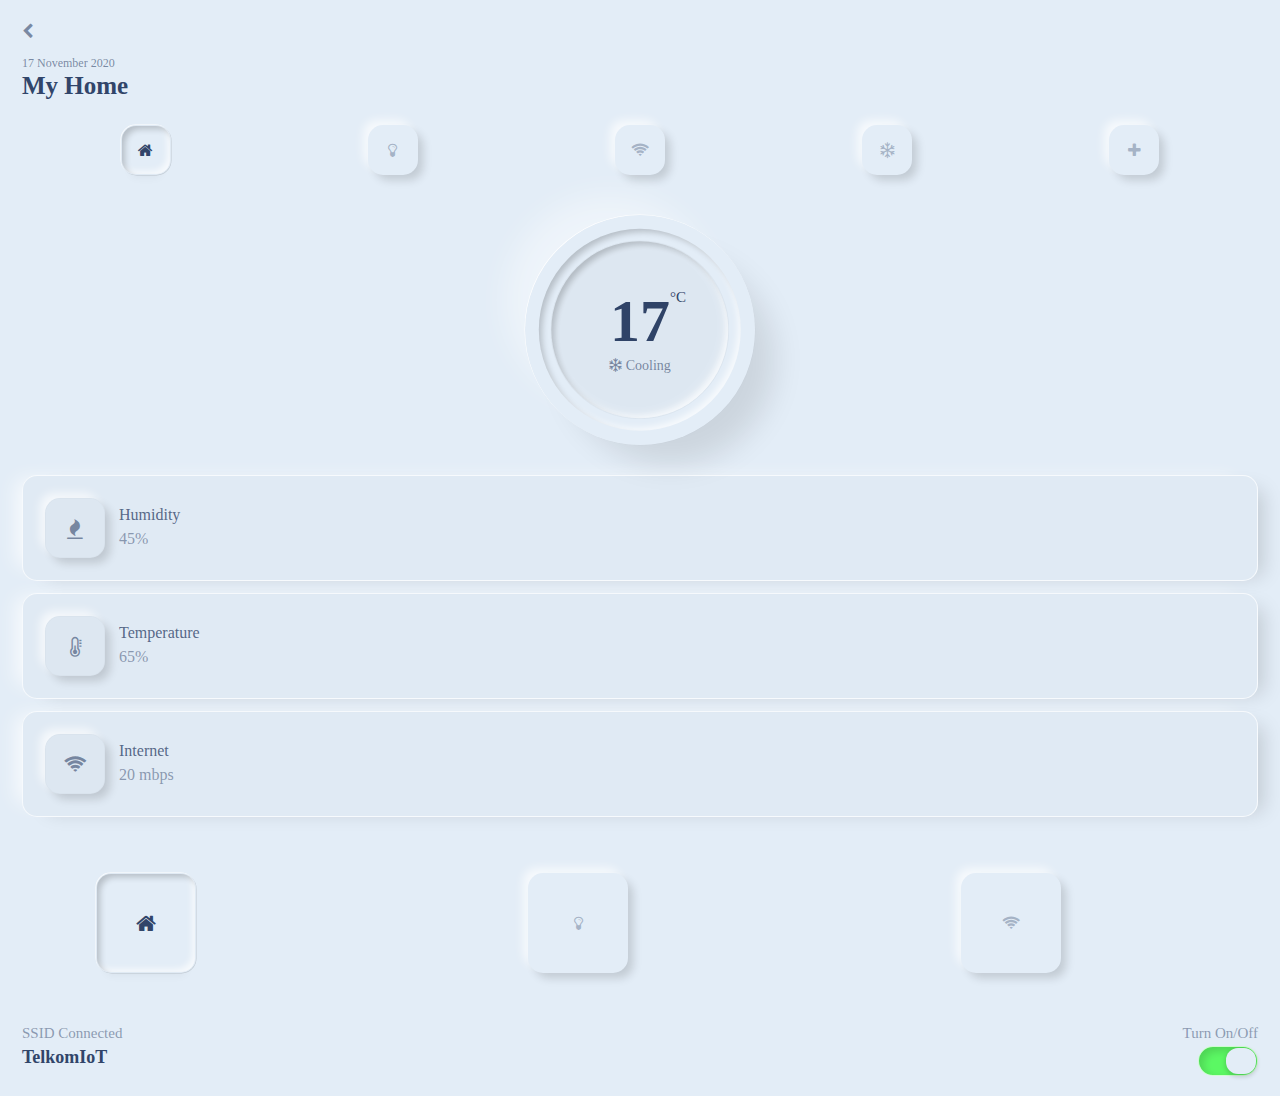
<file: index.html>
<!DOCTYPE html>
<html>
    <head>
        <meta charset="utf-8">
        <meta name="viewport" content="initial-scale=1, maximum-scale=1, user-scalable=no, width=device-width">
        <title>UI Design - Smart Home App</title>
        <link href="css/font-awesome.min.css" rel="stylesheet" type="text/css"/>
        <link href="css/bootstrap.min.css" rel="stylesheet" type="text/css"/>
        <link href="css/custom.css" rel="stylesheet" type="text/css"/>
    </head>
    <body>
        
        <div class="container-fluid">
            
            <div id="sha_app" class="row">

                <!-- Start Section Header Bar -->
                <section id="sha_header_bar" class="col-12">
                    <div class="row">
                        <div class="col-12">
                            <i class="fa fa-chevron-left"></i>
                        </div>
                        <div class="col-12">
                            <span class="sub-heading">17 November 2020</span>
                            <span class="heading">My Home</span>
                        </div>
                    </div>
                </section>
                <!-- End Section Header Bar -->

                <!-- Start Section Button List -->
                <section id="sha_button_list" class="col-12">
                    <div class="row">
                        <div class="col-12">
                            <ul>
                            <a href="/smartapp-neo/index.html">
                                <li class="on">
                                    <span>
                                        <i class="fa fa-home"></i>
                                    </span>
                                </li>
                            </a>
                            <a href="/smartapp-neo/bulb.html">
                                <li class="off">
                                    <span>
                                        <i class="fa fa-lightbulb-o"></i>
                                    </span>
                                </li>
                            </a>
                            <a href="/smartapp-neo/wifi.html">
                                <li  class="off">
                                    <span>
                                        <i class="fa fa-wifi"></i>
                                    </span>
                                </li>
                            </a>
                            <a href="/smartapp-neo/air.html">
                                <li class="off">
                                    <span>
                                        <i class="fa fa-snowflake-o"></i>
                                    </span>
                                </li>
                            </a>
                            <a href="#">
                                <li class="off">
                                    <span>
                                        <i class="fa fa-plus"></i>
                                    </span>
                                </li>
                            </a>
                            </ul>
                        </div>
                    </div>
                </section>
                <!-- End Section Button List -->
                
                <!-- Start Section Body 1 -->
                <section id="sha_temp_body" class="col-12">
                    <div class="row">
                        <div class="col-12">
                            <span class="sha_temp">
                                <span>
                                    <span class="temp-data">
                                        17 <sup>&deg;C</sup>
                                    </span>
                                    <span class="temp-info">
                                        <i class="fa fa-snowflake-o"></i> Cooling
                                    </span>
                                </span>
                            </span>
                        </div>
                    </div>
                </section>
                <!-- End Section Body 1 -->

                <!-- Start Section Body 2 -->
                <section id="sha_temp_meta" class="col-12">
                    <div class="row">
                        <div class="col-12 sha_tile">
                            <div>
                                <span class="tile_icon">
                                    <i class="fa fa-fire"></i>
                                </span>
                                <span class="tile_info">
                                    Humidity
                                    <span>45%</span>
                                </span>
                            </div>
                        </div>
                        <div class="col-12 sha_tile">
                            <div>
                                <span class="tile_icon">
                                    <i class="fa fa-thermometer-half"></i>
                                </span>
                                <span class="tile_info">
                                    Temperature
                                    <span>65%</span>
                                </span>
                            </div>
                        </div>
                        <div class="col-12 sha_tile">
                            <div>
                                <span class="tile_icon">
                                    <i class="fa fa-wifi"></i>
                                </span>
                                <span class="tile_info">
                                    Internet
                                    <span>20 mbps</span>
                                </span>
                            </div>
                        </div>
                        
                    </div>
                </section>
                <!-- End Section Body 2 -->
                <div style="white-space: pre"> </div>
                <div style="white-space: pre">&nbsp;</div>

                               <!-- Start Section BIG Button List -->
                <section id="sha_button_list2" class="col-12">
                    <div class="row">
                        <div class="col-12">
                            <ul>
                                <li class="on">
                                    <span>
                                        <i class="fa fa-home fa-lg"></i>
                                    </span>
                                </li>
                                <li class="off">
                                    <span>
                                        <i class="fa fa-lightbulb-o"></i>
                                    </span>
                                </li>
                                <li  class="off">
                                    <span>
                                        <i class="fa fa-wifi"></i>
                                    </span>
                                </li>
                                <!-- <li class="off">
                                    <span>
                                        <i class="fa fa-snowflake-o"></i>
                                    </span>
                                </li>
                                <li class="off">
                                    <span>
                                        <i class="fa fa-plus"></i>
                                    </span>
                                </li> -->
                            </ul>
                        </div>
                    </div>
                </section>
                <!-- End Section BIG Button List -->
                <div style="white-space: pre"> </div>
                <div style="white-space: pre">&nbsp;</div>
                
                <!-- Start Section Footer -->
                <section id="sha_footer" class="col-12">
                    <div class="row">
                        <div class="col-8">
                            <div>
                                <span class="footer_title">
                                    SSID Connected
                                </span>
                                <span class="footer_data">
                                    <b>TelkomIoT</b> 
                                <!-- <span class="unit">&deg;C</span> -->
                                </span>
                            </div>
                        </div>
                        <div class="col-4">
                            <div>
                                <span class="footer_title text-right">
                                    Turn On/Off
                                </span>
                                <span class="footer_data">
                                    <span class="sha_switch pull-right"></span>
                                </span>
                            </div>
                        </div>
                    </div>
                </section>
                <!-- End Section Footer -->
            </div>

        </div>
        










        
        <script src="js/custom.js" type="text/javascript"></script>
    </body>
</html>
</file>
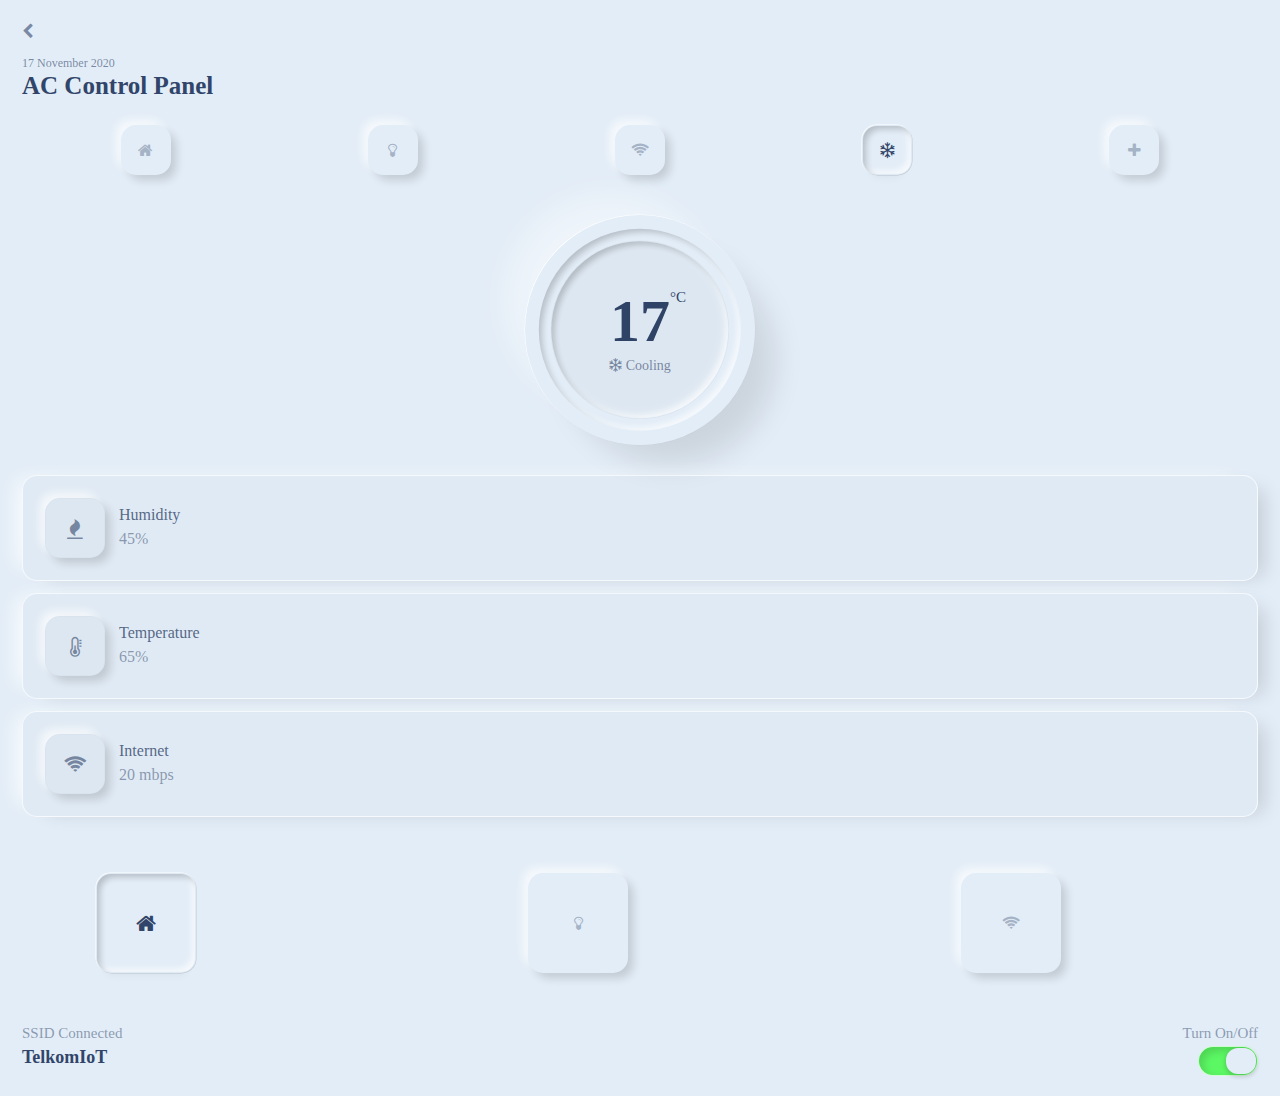
<file: air.html>
<!DOCTYPE html>
<html>
    <head>
        <meta charset="utf-8">
        <meta name="viewport" content="initial-scale=1, maximum-scale=1, user-scalable=no, width=device-width">
        <title>UI Design - Smart Home App</title>
        <link href="css/font-awesome.min.css" rel="stylesheet" type="text/css"/>
        <link href="css/bootstrap.min.css" rel="stylesheet" type="text/css"/>
        <link href="css/custom.css" rel="stylesheet" type="text/css"/>
    </head>
    <body>
        
        <div class="container-fluid">
            
            <div id="sha_app" class="row">

                <!-- Start Section Header Bar -->
                <section id="sha_header_bar" class="col-12">
                    <div class="row">
                        <div class="col-12">
                            <i class="fa fa-chevron-left"></i>
                        </div>
                        <div class="col-12">
                            <span class="sub-heading">17 November 2020</span>
                            <span class="heading">AC Control Panel</span>
                        </div>
                    </div>
                </section>
                <!-- End Section Header Bar -->

                <!-- Start Section Button List -->
                <section id="sha_button_list" class="col-12">
                    <div class="row">
                        <div class="col-12">
                            <ul>
                            <a href="/smartapp-neo/index.html">
                                <li class="off">
                                    <span>
                                        <i class="fa fa-home"></i>
                                    </span>
                                </li>
                            </a>
                            <a href="/smartapp-neo/bulb.html">
                                <li class="off">
                                    <span>
                                        <i class="fa fa-lightbulb-o"></i>
                                    </span>
                                </li>
                            </a>
                            <a href="/smartapp-neo/wifi.html">
                                <li  class="off">
                                    <span>
                                        <i class="fa fa-wifi"></i>
                                    </span>
                                </li>
                            </a>
                            <a href="/smartapp-neo/air.html">
                                <li class="on">
                                    <span>
                                        <i class="fa fa-snowflake-o"></i>
                                    </span>
                                </li>
                            </a>
                            <a href="#">
                                <li class="off">
                                    <span>
                                        <i class="fa fa-plus"></i>
                                    </span>
                                </li>
                            </a>
                            </ul>
                        </div>
                    </div>
                </section>
                <!-- End Section Button List -->
                
                <!-- Start Section Body 1 -->
                <section id="sha_temp_body" class="col-12">
                    <div class="row">
                        <div class="col-12">
                            <span class="sha_temp">
                                <span>
                                    <span class="temp-data">
                                        17 <sup>&deg;C</sup>
                                    </span>
                                    <span class="temp-info">
                                        <i class="fa fa-snowflake-o"></i> Cooling
                                    </span>
                                </span>
                            </span>
                        </div>
                    </div>
                </section>
                <!-- End Section Body 1 -->

                <!-- Start Section Body 2 -->
                <section id="sha_temp_meta" class="col-12">
                    <div class="row">
                        <div class="col-12 sha_tile">
                            <div>
                                <span class="tile_icon">
                                    <i class="fa fa-fire"></i>
                                </span>
                                <span class="tile_info">
                                    Humidity
                                    <span>45%</span>
                                </span>
                            </div>
                        </div>
                        <div class="col-12 sha_tile">
                            <div>
                                <span class="tile_icon">
                                    <i class="fa fa-thermometer-half"></i>
                                </span>
                                <span class="tile_info">
                                    Temperature
                                    <span>65%</span>
                                </span>
                            </div>
                        </div>
                        <div class="col-12 sha_tile">
                            <div>
                                <span class="tile_icon">
                                    <i class="fa fa-wifi"></i>
                                </span>
                                <span class="tile_info">
                                    Internet
                                    <span>20 mbps</span>
                                </span>
                            </div>
                        </div>
                        
                    </div>
                </section>
                <!-- End Section Body 2 -->
                <div style="white-space: pre"> </div>
                <div style="white-space: pre">&nbsp;</div>

                               <!-- Start Section BIG Button List -->
                <section id="sha_button_list2" class="col-12">
                    <div class="row">
                        <div class="col-12">
                            <ul>
                                <li class="on">
                                    <span>
                                        <i class="fa fa-home fa-lg"></i>
                                    </span>
                                </li>
                                <li class="off">
                                    <span>
                                        <i class="fa fa-lightbulb-o"></i>
                                    </span>
                                </li>
                                <li  class="off">
                                    <span>
                                        <i class="fa fa-wifi"></i>
                                    </span>
                                </li>
                                <!-- <li class="off">
                                    <span>
                                        <i class="fa fa-snowflake-o"></i>
                                    </span>
                                </li>
                                <li class="off">
                                    <span>
                                        <i class="fa fa-plus"></i>
                                    </span>
                                </li> -->
                            </ul>
                        </div>
                    </div>
                </section>
                <!-- End Section BIG Button List -->
                <div style="white-space: pre"> </div>
                <div style="white-space: pre">&nbsp;</div>
                
                <!-- Start Section Footer -->
                <section id="sha_footer" class="col-12">
                    <div class="row">
                        <div class="col-8">
                            <div>
                                <span class="footer_title">
                                    SSID Connected
                                </span>
                                <span class="footer_data">
                                    <b>TelkomIoT</b> 
                                <!-- <span class="unit">&deg;C</span> -->
                                </span>
                            </div>
                        </div>
                        <div class="col-4">
                            <div>
                                <span class="footer_title text-right">
                                    Turn On/Off
                                </span>
                                <span class="footer_data">
                                    <span class="sha_switch pull-right"></span>
                                </span>
                            </div>
                        </div>
                    </div>
                </section>
                <!-- End Section Footer -->
            </div>

        </div>
        










        
        <script src="js/custom.js" type="text/javascript"></script>
    </body>
</html>
</file>
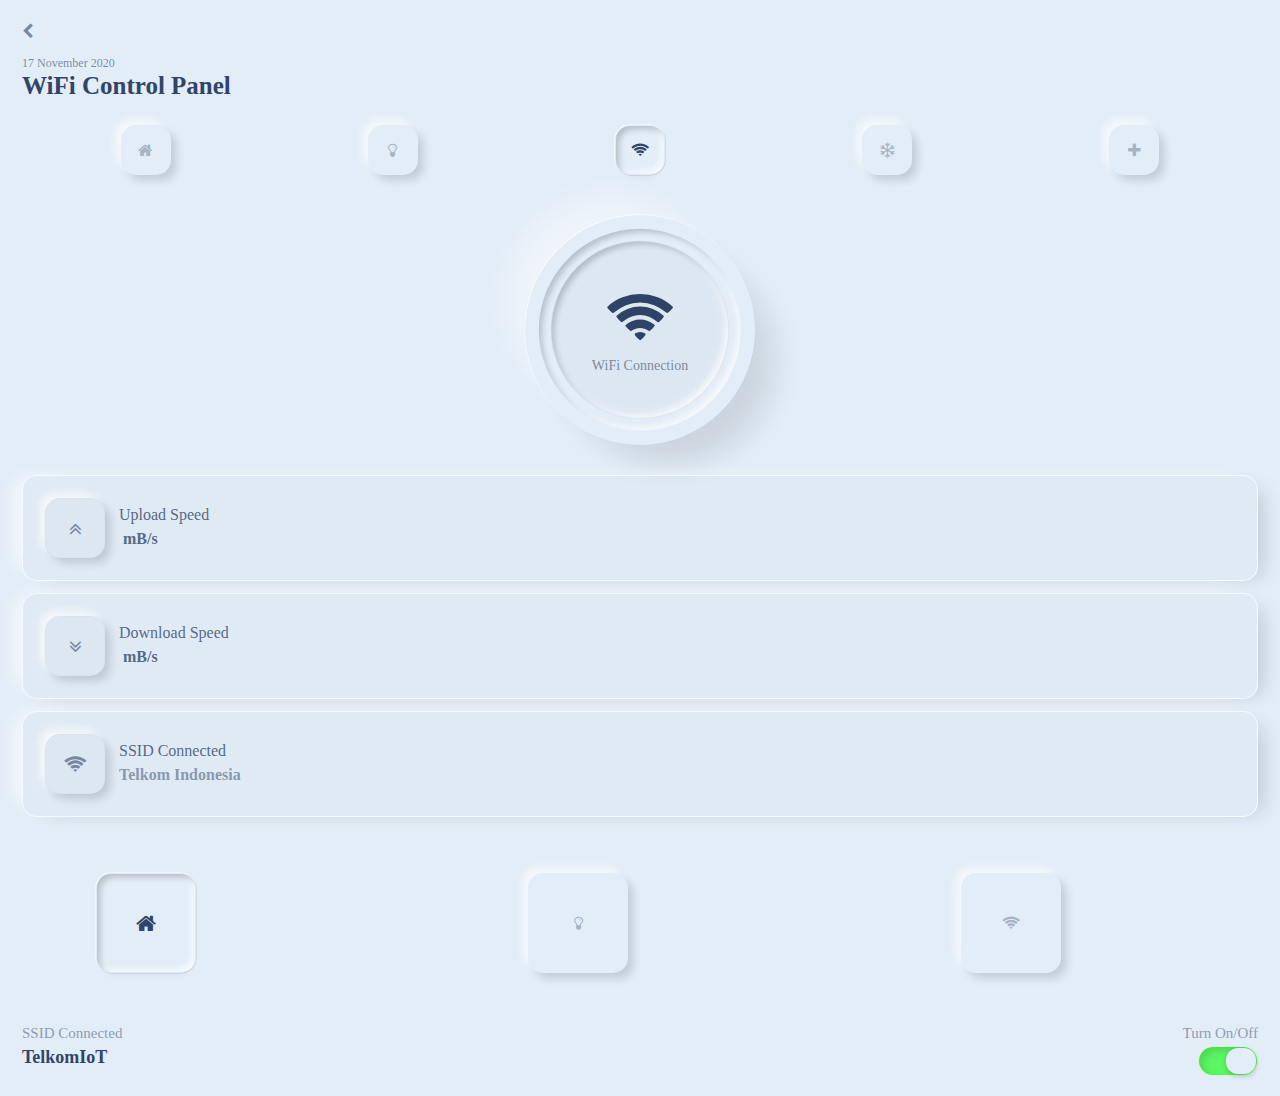
<file: wifi.html>
<!DOCTYPE html>
<html>
    <head>
        <meta charset="utf-8">
        <meta name="viewport" content="initial-scale=1, maximum-scale=1, user-scalable=no, width=device-width">
        <title>UI Design - Smart Home App</title>
        <link href="css/font-awesome.min.css" rel="stylesheet" type="text/css"/>
        <link href="css/bootstrap.min.css" rel="stylesheet" type="text/css"/>
        <link href="css/custom.css" rel="stylesheet" type="text/css"/>
        <script type="text/javascript"
    src="http://code.jquery.com/jquery-1.10.1.min.js"></script>


    <script>
        $(document).ready(
                function() {
                    setInterval(function() {
                        var randomnumber = Math.floor(Math.random() * (3000 - 300) + 200) / 100;
                        $('#show').text(
                                ''
                                        + randomnumber);
                    }, 1000);
                });
    </script>

<script>
    $(document).ready(
            function() {
                setInterval(function() {
                    var randomnumber2 = Math.floor(Math.random() * (3000 - 300) + 200) / 100;
                    $('#show2').text(
                            ''
                                    + randomnumber2);
                }, 1000);
            });
</script>

    </head>
    <body>
        
        <div class="container-fluid">
            
            <div id="sha_app" class="row">

                <!-- Start Section Header Bar -->
                <section id="sha_header_bar" class="col-12">
                    <div class="row">
                        <div class="col-12">
                            <i class="fa fa-chevron-left"></i>
                        </div>
                        <div class="col-12">
                            <span class="sub-heading">17 November 2020</span>
                            <span class="heading">WiFi Control Panel</span>
                        </div>
                    </div>
                </section>
                <!-- End Section Header Bar -->

                <!-- Start Section Button List -->
                <section id="sha_button_list" class="col-12">
                    <div class="row">
                        <div class="col-12">
                            <ul>
                            <a href="/smartapp-neo/index.html">
                                <li class="off">
                                    <span>
                                        <i class="fa fa-home"></i>
                                    </span>
                                </li>
                            </a>
                            <a href="/smartapp-neo/bulb.html">
                                <li class="off">
                                    <span>
                                        <i class="fa fa-lightbulb-o"></i>
                                    </span>
                                </li>
                            </a>
                            <a href="/smartapp-neo/wifi.html">
                                <li  class="on">
                                    <span>
                                        <i class="fa fa-wifi"></i>
                                    </span>
                                </li>
                            </a>
                            <a href="/smartapp-neo/air.html">
                                <li class="off">
                                    <span>
                                        <i class="fa fa-snowflake-o"></i>
                                    </span>
                                </li>
                            </a>
                            <a href="#">
                                <li class="off">
                                    <span>
                                        <i class="fa fa-plus"></i>
                                    </span>
                                </li>
                            </a>
                            </ul>
                        </div>
                    </div>
                </section>
                <!-- End Section Button List -->
                
                <!-- Start Section Body 1 -->
                <section id="sha_temp_body" class="col-12">
                    <div class="row">
                        <div class="col-12">
                            <span class="sha_temp">
                                <span>
                                    <span class="temp-data">
                                        <i class="fa fa-wifi"></i>
                                        </span>
                                        <span class="temp-info">
                                            WiFi Connection
                                        </span>
                                </span>
                            </span>
                        </div>
                    </div>
                </section>
                <!-- End Section Body 1 -->

                <!-- Start Section Body 2 -->
                <section id="sha_temp_meta" class="col-12">
                    <div class="row">
                        <div class="col-12 sha_tile">
                            <div>
                                <span class="tile_icon">
                                    <i class="fa fa-angle-double-up"></i>
                                </span>
                                <span class="tile_info">
                                    Upload Speed<br>
                                    <!-- <span style="font-weight: bold;" id="number1">&nbsp;kB/s</span> -->
                                    <p id="show2" style="display:inline; font-weight: bold;"><p id="randomnumber2"style="display:inline; font-weight: bold;">&nbsp;mB/s</p>
                                </span>
                            </div>
                        </div>
                        <div class="col-12 sha_tile">
                            <div>
                                <span class="tile_icon">
                                    <i class="fa fa-angle-double-down"></i>
                                </span>
                                <span class="tile_info">
                                    Download Speed<br>
                                    <!-- <span style="font-weight: bold;" id="number1">&nbsp;kB/s</span> -->
                                    <p id="show" style="display:inline; font-weight: bold;"><p id="randomnumber"style="display:inline; font-weight: bold;">&nbsp;mB/s</p>
                                <script>
                                 document.getElementById("value").innerHTML =
                                 Math.floor(Math.random() * (1000 - 100) + 100) / 100;                    
                                </script>
                                </span>
                            </div>
                        </div>
                        <div class="col-12 sha_tile">
                            <div>
                                <span class="tile_icon">
                                    <i class="fa fa-wifi"></i>
                                </span>
                                <span class="tile_info">
                                    SSID Connected
                                    <span style="font-weight: bold;">Telkom Indonesia</span>
                                </span>
                            </div>
                        </div>
                        
                    </div>
                </section>
                <!-- End Section Body 2 -->
                <div style="white-space: pre"> </div>
                <div style="white-space: pre">&nbsp;</div>

                               <!-- Start Section BIG Button List -->
                <section id="sha_button_list2" class="col-12">
                    <div class="row">
                        <div class="col-12">
                            <ul>
                                <li class="on">
                                    <span>
                                        <i class="fa fa-home fa-lg"></i>
                                    </span>
                                </li>
                                <li class="off">
                                    <span>
                                        <i class="fa fa-lightbulb-o"></i>
                                    </span>
                                </li>
                                <li  class="off">
                                    <span>
                                        <i class="fa fa-wifi"></i>
                                    </span>
                                </li>
                                <!-- <li class="off">
                                    <span>
                                        <i class="fa fa-snowflake-o"></i>
                                    </span>
                                </li>
                                <li class="off">
                                    <span>
                                        <i class="fa fa-plus"></i>
                                    </span>
                                </li> -->
                            </ul>
                        </div>
                    </div>
                </section>
                <!-- End Section BIG Button List -->
                <div style="white-space: pre"> </div>
                <div style="white-space: pre">&nbsp;</div>
                
                <!-- Start Section Footer -->
                <section id="sha_footer" class="col-12">
                    <div class="row">
                        <div class="col-8">
                            <div>
                                <span class="footer_title">
                                    SSID Connected
                                </span>
                                <span class="footer_data">
                                    <b>TelkomIoT</b> 
                                <!-- <span class="unit">&deg;C</span> -->
                                </span>
                            </div>
                        </div>
                        <div class="col-4">
                            <div>
                                <span class="footer_title text-right">
                                    Turn On/Off
                                </span>
                                <span class="footer_data">
                                    <span class="sha_switch pull-right"></span>
                                </span>
                            </div>
                        </div>
                    </div>
                </section>
                <!-- End Section Footer -->
            </div>

        </div>
        










        
        <script src="js/custom.js" type="text/javascript"></script>
    </body>
</html>
</file>
<file: css/custom.css>
body
{
    background-color: #e3edf7;
    font-family: Poppins;
}

#sha_app
{
    padding: 20px 7px;
}

/** Start Section Header Bar Style **/
#sha_header_bar
{
    color: rgba(49,69,106,0.6);
}

#sha_header_bar span
{
    display: block;
}

#sha_header_bar span.sub-heading
{
    font-size: 12px;
    font-weight: 500;
    padding-top: 10px;
}

#sha_header_bar span.heading
{
    color: rgba(49,69,106,1);
    font-size: 25px;
    font-weight: 600;
    margin-top: -5px;
}
/** End Section Header Bar Style **/

/** Start Section Button List Style **/
#sha_button_list 
{
    margin-top: 10px;
}

#sha_button_list ul
{
    padding: 0;
}

#sha_button_list ul li
{
    list-style: none;
    float: left;
    width: 20%;
    text-align: center;
    padding: 10px 0;
 }

 #sha_button_list ul li:first-child
 {
    /* margin-left: -5px; */
    margin-left: auto;
    margin-right: auto;
 }

#sha_button_list ul li span
{
    display: inline-block;
    width: 50px;
    height: 50px;
    line-height: 50px;
    border-radius: 15px;
}

#sha_button_list ul li.off span
{
    color: rgba(49,69,106,0.35);

    box-shadow: 6px 6px 10px -1px rgba(0,0,0,0.15),
                -6px -6px 10px -1px rgba(255,255,255,0.7);

    border: 1px solid rgba(0,0,0,0.0);
}

#sha_button_list ul li.on span
{
    color: rgba(49,69,106,1);

    box-shadow: inset 4px 4px 6px -1px rgba(0,0,0,0.2),
                inset -4px -4px 6px -1px rgba(255,255,255,0.7),
                -0.5px -0.5px 0 rgba(255,255,255,1),
                0.5px 0.5px 0 rgba(0,0,0,0.15),
                0px 12px 10px -10px rgba(0,0,0,0.05);
    border: 1px solid rgba(0,0,0,0.01);
}
/** End Section Button List Style **/


/** Start Section BIG Button List Style **/
#sha_button_list2 
{
    margin-top: 10px;
}

#sha_button_list2 ul
{
    padding: 0;
}

#sha_button_list2 ul li
{
    list-style: none;
    float: left;
    width: 20%;
    text-align: center;
    padding: 10px 0;
    margin-left: 15%;
 }

 #sha_button_list2 ul li:first-child
 {
    margin-left: -5px;
 }

#sha_button_list2 ul li span
{
    display: inline-block;
    width: 100px;
    height: 100px;
    line-height: 100px;
    border-radius: 15px;
    margin-left: 20px;
    margin-right: 10px;
}

#sha_button_list2 ul li.off span
{
    color: rgba(49,69,106,0.35);

    box-shadow: 6px 6px 10px -1px rgba(0,0,0,0.15),
                -6px -6px 10px -1px rgba(255,255,255,0.7);

    border: 1px solid rgba(0,0,0,0.0);
}

#sha_button_list2 ul li.on span
{
    color: rgba(49,69,106,1);

    box-shadow: inset 4px 4px 6px -1px rgba(0,0,0,0.2),
                inset -4px -4px 6px -1px rgba(255,255,255,0.7),
                -0.5px -0.5px 0 rgba(255,255,255,1),
                0.5px 0.5px 0 rgba(0,0,0,0.15),
                0px 12px 10px -10px rgba(0,0,0,0.05);
    border: 1px solid rgba(0,0,0,0.01);
}
/** End Section BIG Button List Style **/


/** Start Section Body 1 Style **/
#sha_temp_body
{
    text-align: center;
    margin-top: 30px;
}

#sha_temp_body .sha_temp
{
    position: relative;
    display: inline-block;
    width: 230px;
    height: 230px;
    border-radius: 100%;
    text-align: center;
    box-shadow: 30px 30px 30px -10px rgba(0,0,0,0.1),
                -30px -30px 30px -10px rgba(255,255,255,0.4),
                -0.5px -0.5px 0 rgba(255,255,255,1),
                0.5px 0.5px 0 rgba(0,0,0,0.02);
}

#sha_temp_body .sha_temp > span
{
    position: relative;
    display: inline-block;
    top: 50%;
    transform: translateY(-60%);
}

#sha_temp_body .sha_temp > span > span.temp-data
{
    font-size: 60px;
    font-weight: 600;
    display: block;
    color: rgba(49,69,106,1);
}

#sha_temp_body .sha_temp > span > span.temp-data sup
{
    position: absolute;
    font-size: 15px;
    font-weight: 500;
    top: 24%;
}

#sha_temp_body .sha_temp > span > span.temp-info
{
    position: absolute;
    font-size: 14px;
    font-weight: 500;
    color: rgba(49,69,106,0.6);
    white-space: nowrap;
    bottom: -10px;
    left: 50%;
    transform: translateX(-50%);
}

#sha_temp_body .sha_temp:before
{
    position: absolute;
    content: '';
    display: block;
    width: 88%;
    height: 88%;
    border-radius: inherit;
    left: 50%;
    top: 50%;
    transform: translateX(-50%) translateY(-50%);
    box-shadow: inset 4px 4px 6px -1px rgba(0,0,0,0.2),
                inset -4px -4px 6px -1px rgba(255,255,255,0.7);
}

#sha_temp_body .sha_temp:after
{
    position: absolute;
    content: '';
    display: block;
    width: 78%;
    height: 78%;
    border-radius: inherit;
    left: 50%;
    top: 50%;
    background-color: rgba(0,0,0,0.025);
    border: 1px solid rgba(0,0,0,0.01);
    transform: translateX(-50%) translateY(-50%);
    box-shadow: inset 4px 4px 6px -1px rgba(0,0,0,0.2),
                inset -4px -4px 6px -1px rgba(255,255,255,0.7);
}
/** End Section Body 1 Style **/

/** Start Section Body 2 Style **/
#sha_temp_meta
{
    margin-top: 30px;
}

#sha_temp_meta .sha_tile > div
{
    position: relative;
    border: 1px solid rgba(255,255,255,0.7);
    background-color: rgba(0,0,0,0.01);
    border-radius: 15px;  
    padding: 22px;
    box-shadow: 15px 5px 20px -10px rgba(0,0,0,0.15),
                -15px -5px 20px -10px rgba(255,255,255,0.8);
}

#sha_temp_meta .sha_tile > div span.tile_icon
{
    display: inline-block;
    width: 60px;
    height: 60px;
    text-align: center;
    line-height: 60px;
    font-size: 20px;
    border-radius: 15px;
    border: 1px solid rgba(0,0,0,0.02);
    background-color: rgba(0,0,0,0.01);
    color: rgba(49,69,106,0.6);
    box-shadow: 6px 6px 10px -1px rgba(0,0,0,0.15),
                -6px -6px 10px -1px rgba(255,255,255,0.7);
}

#sha_temp_meta .sha_tile > div span.tile_info
{
    position: absolute;
    display: inline-block;
    font-size: 16px;
    font-weight: 500;
    color: rgba(49,69,106,0.8);
    padding-left: 14px;
    margin-top: 5px;
}

#sha_temp_meta .sha_tile > div span.tile_info span
{
    display: block;
    font-weight: 400;
    color: rgba(49,69,106,0.5);
}

#sha_temp_meta .sha_tile:not(last-child)
{
    margin-bottom: 12px;
}
/** End Section Body 2 Style **/

/** Start Section Footer Style **/
#sha_footer
{
    margin-top: 15px;
    color: rgba(49,69,106,0.5);
}

#sha_footer .footer_title
{
    font-size: 15px;
    display: block;
}

#sha_footer .footer_data
{
    font-size: 18px;
    font-weight: 500;
    color: rgba(49,69,106,1);
}

#sha_footer .footer_data span
{
    color: rgba(49,69,106,0.5);
}

#sha_footer .sha_switch
{
    position: relative;
    display: inline-block;
    width: 60px;
    height: 30px;
    border-radius: 25px;
    border: 1px solid rgba(255,255,255,0.7);
    background-color: rgba(0,255,0,0.6);
    box-shadow: inset 4px 4px 8px rgba(0,0,0,0.15);
    margin-top: 2px;
}

#sha_footer .sha_switch:before
{
    content: '';
    position: absolute;
    width: 30px;
    height: 26px;
    background-color: #e3edf7;
    border-radius: 12px;
    right: 1px;
    top: 1px;
    box-shadow: 0px 2px 4px 1px rgba(0,0,0,0.15);
}
/** End Section Footer Style **/

/* Slider  */
.slidecontainer {
    width: 100%;
  }
  
  .slider {
    -webkit-appearance: none;
    width: 100%;
    height: 15px;
    border-radius: 5px;
    background: #b0b1c0 ;
    outline: none;
    opacity: 0.7;
    -webkit-transition: .2s;
    transition: opacity .2s;
  }
  
  .slider:hover {
    opacity: 1;
  }
  
  .slider::-webkit-slider-thumb {
    -webkit-appearance: none;
    appearance: none;
    width: 25px;
    height: 25px;
    border-radius: 50%;
    background: rgba(49,69,106,1);
    cursor: pointer;
  }
  
  .slider::-moz-range-thumb {
    width: 25px;
    height: 25px;
    border-radius: 50%;
    background: #07ac0f;
    cursor: pointer;
  }
  .myRange {
    background: linear-gradient(to right, #82CFD0 0%, #82CFD0 50%, #fff 50%, #fff 100%);
    border: solid 1px #82CFD0;
    border-radius: 8px;
    height: 7px;
    width: 356px;
    outline: none;
    transition: background 450ms ease-in;
    -webkit-appearance: none;
  }
  /* ENd of Slider */

  /* Old Toogle */
  .toogle {
    position: relative;
    display: inline-block;
    width: 60px;
    height: 34px;
  }
  
  .toogle input { 
    opacity: 0;
    width: 0;
    height: 0;
  }
  
  .tap {
    position: absolute;
    cursor: pointer;
    top: 0;
    left: 0;
    right: 0;
    bottom: 0;
    background-color: #7b88ad;
    -webkit-transition: .4s;
    transition: .4s;
  }
  
  .tap:before {
    position: absolute;
    content: "";
    height: 26px;
    width: 26px;
    left: 4px;
    bottom: 4px;
    background-color: white;
    -webkit-transition: .4s;
    transition: .4s;
  }
  
  input:checked + .tap {
    background-color: #82CFD0; 
  }
  
  input:focus + .tap {
    box-shadow: 0 0 1px #7b88ad;
  }
  
  input:checked + .tap:before {
    -webkit-transform: translateX(26px);
    -ms-transform: translateX(26px);
    transform: translateX(26px);
  }
  
  /* Rounded tap */
  .tap.round {
    border-radius: 34px;
  }
  
  .tap.round:before {
    border-radius: 50%;
  }
  /* Old End of Toogle */
  

  /* NEW TOOGLE BULB */
  
  /* END TOOGLE BULB */
</file>
